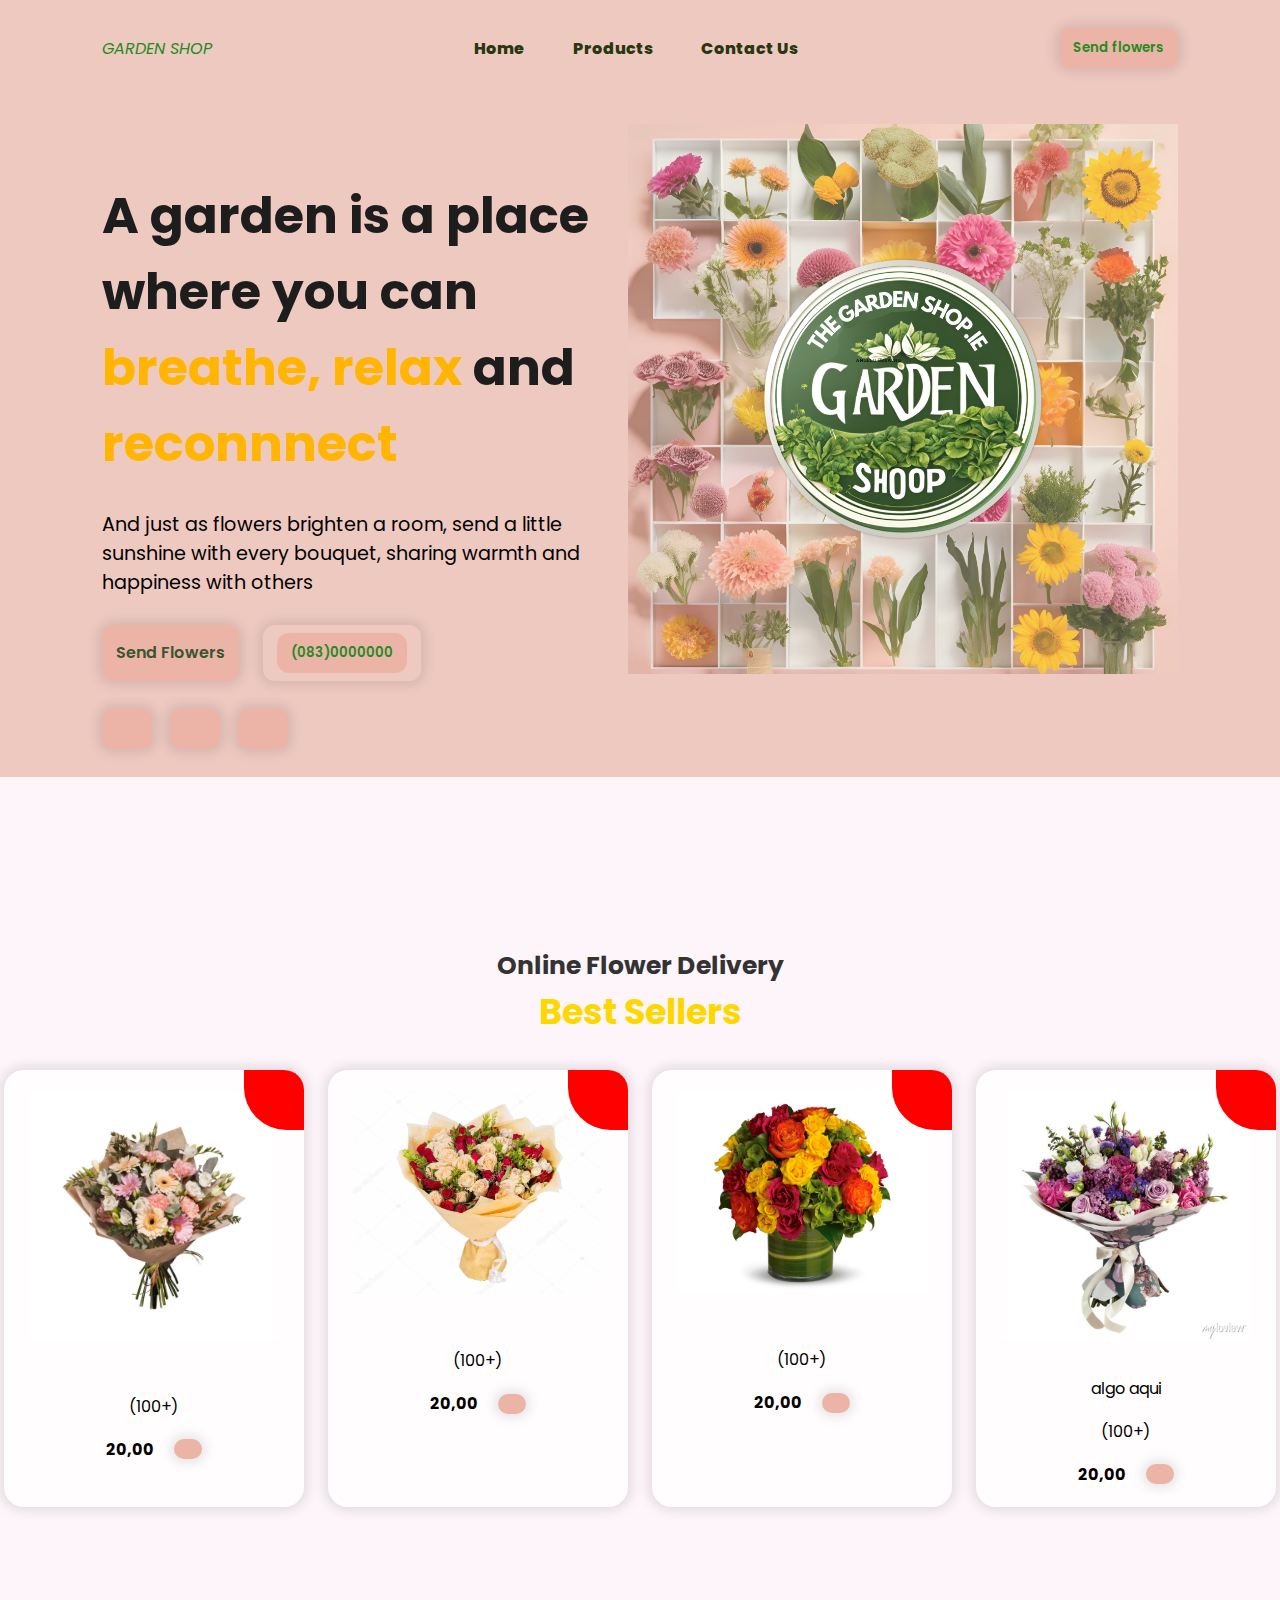
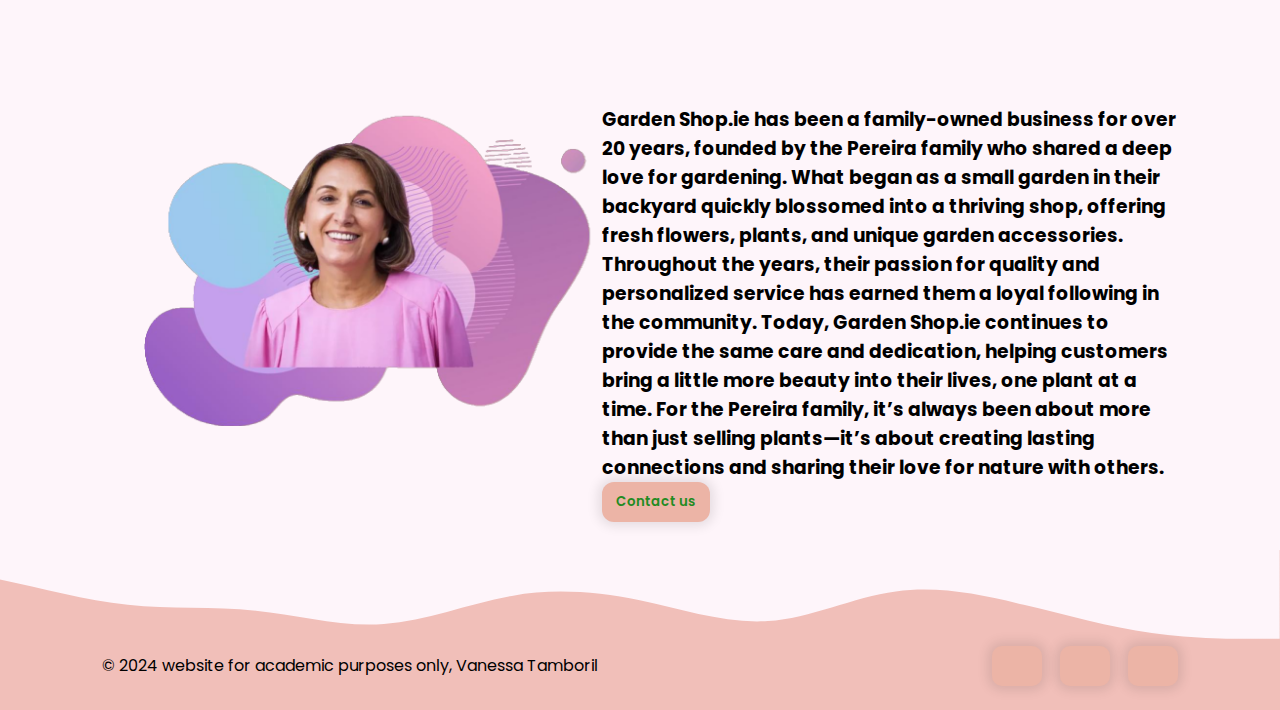
<file: index.html>
<!DOCTYPE html>
<html lang="en">
    <head>
        <meta charset="UTF-8">
        <meta name="viewport" content="width=device-width, initial-scale=1.0">
        <!--icones bonitinhos -->
        <link rel="stylesheet" href="https://cdnjs.cloudflare.com/ajax/libs/font-awesome/6.6.0/css/all.min.css" integrity="sha512-Kc323vGBEqzTmouAECnVceyQqyqdsSiqLQISBL29aUW4U/M7pSPA/gEUZQqv1cwx4OnYxTxve5UMg5GT6L4JJg==" crossorigin="anonymous" referrerpolicy="no-referrer" />
        <link rel="stylesheet" href="./src/css/stylee.css">
        <link rel="stylesheet" href="./src/css/catalogo.css">
        <!--jquery cdn-->
        <script src="https://cdnjs.cloudflare.com/ajax/libs/jquery/3.7.1/jquery.min.js" integrity="sha512-v2CJ7UaYy4JwqLDIrZUI/4hqeoQieOmAZNXBeQyjo21dadnwR+8ZaIJVT8EE2iyI61OV8e6M8PP2/4hpQINQ/g==" crossorigin="anonymous" referrerpolicy="no-referrer"></script>
        <title>Garden Shop.ie</title>
    </head>
    <body>
        <!--barra do navegador-->
        <header>
            <div class = "above">
            <nav id = "navbar">
                <i class="fa-solid fa-fan" id="nav-logo"> GARDEN  SHOP</i>
                <ul id = "nav-list">
                    <li class = "nav-item ">
                    <a href="./index.html"> Home </a> 
                    </li>   
                    <li class = "nav-item">
                    <a href="./products.html"> Products </a> 
                    </li>
                    <li class = "nav-item"> 
                    <a href="./contact.html"> Contact Us </a> 
                    </li>
                </ul>
                <button class="btn-default">
                    Send flowers
                </button>

                <button id = "mobile-btn"> <!--botao do menu lateral para celular-->
                    <i class="fa-solid fa-bars"></i>
                </button>
            </nav> <!--fim da barra vanegadora-->
          
            <div id="mobile-menu"> <!--menu para celular-->
                <ul id = "mobile-nav-list" >
                    <li class = "nav-item">
                    <a href="./index.html"> Home </a> 
                    </li>   

                    <li class = "nav-item">
                    <a href="./products.html"> Products </a> 
                    </li>

                    <li class = "nav-item"> 
                    <a href="./contact.html"> Contack Us </a> 
                    </li>
                </ul>
                <button class="btn-default">
                    Send Flowers
                </button>
            </div> <!--fim do menu para celular -->
            </div>
        </header>
        
       <!--meio da pagina -->
       <main id = "content" >
            
            <section id="home">
                <div class = "shape"></div>
                <div id="text">
                    <h1 class="title" style="font-size: 50px;">
                        A garden is a place where you can <span>breathe,</span> <span>relax</span> and <span>reconnnect</span>
                    </h1>
                    <p class=" description" >
                        And just as flowers brighten a room, send a little sunshine with every bouquet, sharing warmth and happiness with others
                    </p>
                    <div id="ct-buttons">
                        <a href="#" class=" btn-default">
                            Send Flowers
                        </a>
                        <a href="tel+00000000" id ="btn-phone">
                            <button class=" btn-default">
                                <i class="fa-solid fa-phone"></i> </i>
                                (083)0000000
                            </button>
                            </a>
                    </div>

                    <div class="social-midia-btn">
                        <a href="">
                            <i class = "fa-brands fa-whatsapp"></i>
                        </a>
                        <a href="">
                            <i class = "fa-brands fa-instagram"></i>
                        </a>
                        <a href="">
                            <i class = "fa-brands fa-facebook"></i>
                        </a>
                    </div>
                </div>


                <div id="banne">
                    <img src="./src/imagem/homepag.png" width="550px" >
                    
                </div>
            </section>
            <section id = "catalogo">
                <h2 class = "section-title">Online Flower Delivery </h2>
                <h3 class="section-subtitle"> Best Sellers </h3>
                <div id="products">
                    <div class = "flowers">
                        <div class=" flowers-heart">
                            <i class="fa-solid fa-heart "></i>
                        </div>

                        <img src="./src/imagem/cat1.jpg" class="flowers-img" width="250px" >
                        <h3 class = "flowers-title"></h3>
                        <span class = "flowers-description"></span> 
                        <div class=" flowers-rate">
                            <i class="fa-solid fa-star"></i>
                            <i class="fa-solid fa-star"></i>
                            <i class="fa-solid fa-star"></i>
                            <i class="fa-solid fa-star"></i>
                            <i class="fa-solid fa-star"></i>
                        <span>(100+)</span>
                        </div>
                        <div class="flowers-price">
                            <h4>20,00</h4>
                            <button class = "btn-default">
                            <i class="fa-solid fa-basket-shopping "></i> </button>
                        </div>
                    </div>
                    <div class = "flowers">
                        <div class=" flowers-heart">
                            <i class="fa-solid fa-heart "></i>
                        </div>

                        <img src="./src/imagem/cat2.jpg" class="flowers-img" width="250px"  >
                        <h3 class = "flowers-title"></h3>
                        <span class = "flowers-description"></span> 
                        <div class=" flowers-rate">
                            <i class="fa-solid fa-star"></i>
                            <i class="fa-solid fa-star"></i>
                            <i class="fa-solid fa-star"></i>
                            <i class="fa-solid fa-star"></i>
                            <i class="fa-solid fa-star"></i>
                        <span>(100+)</span>
                        </div>
                        <div class="flowers-price">
                            <h4>20,00</h4>
                            <button class = "btn-default">
                            <i class="fa-solid fa-basket-shopping "></i> </button>
                        </div>

                        
                    </div>
                    <div class = "flowers">
                        <div class=" flowers-heart">
                            <i class="fa-solid fa-heart "></i>
                        </div>

                        <img src="./src/imagem/cat3.jpg" class="flowers-img" width="250px"  >
                        <h3 class = "flowers-title"></h3>
                        <span class = "flowers-description"></span> 
                        <div class=" flowers-rate">
                            <i class="fa-solid fa-star"></i>
                            <i class="fa-solid fa-star"></i>
                            <i class="fa-solid fa-star"></i>
                            <i class="fa-solid fa-star"></i>
                            <i class="fa-solid fa-star"></i>
                        <span>(100+)</span>
                        </div>
                        <div class="flowers-price">
                            <h4>20,00</h4>
                            <button class = "btn-default">
                            <i class="fa-solid fa-basket-shopping "></i> </button>
                        </div>

                        
                    </div>
                    <div class = "flowers">
                        <div class="flowers-heart">
                            <i class="fa-solid fa-heart "></i>
                        </div>
                        <img src="./src/imagem/cat4.jpg" class="flowers-img" width="250px" >
                        <h3 class = "flowers-title"></h3>
                        <span class = "flowers-description"> algo aqui</span> 
                        <div class=" flowers-rate">
                            <i class="fa-solid fa-star"></i>
                            <i class="fa-solid fa-star"></i>
                            <i class="fa-solid fa-star"></i>
                            <i class="fa-solid fa-star"></i>
                            <i class="fa-solid fa-star"></i>
                        <span>(100+)</span>
                        </div>
                        <div class="flowers-price">
                            <h4>20,00</h4>
                            <button class = "btn-default">
                            <i class="fa-solid fa-basket-shopping "></i> 
                            </button>
                        </div>
                    </div>
                </div> 
            </section>
            <section id= "about-us"> 
                <div id ="img-ower">
                    <img src="./src/imagem/ower.PNG" width="500px">
                </div>

                <div class = "text-about-us">
                    <h3>
                        Garden Shop.ie has been a family-owned business for over 20 years, founded by the Pereira family who shared a deep love for gardening. What began as a small garden in their backyard quickly blossomed into a thriving shop, offering fresh flowers, plants, and unique garden accessories. Throughout the years, their passion for quality and personalized service has earned them a loyal following in the community. Today, Garden Shop.ie continues to provide the same care and dedication, helping customers bring a little more beauty into their lives, one plant at a time. For the Pereira family, it’s always been about more than just selling plants—it’s about creating lasting connections and sharing their love for nature with others.
                    </h3>
                    <button class ="btn-default">
                        Contact us
                    </button>
                </div>
            </section>
       </main>

       <footer>
        <img src="./src/imagem/wave.svg" >
        <div id="footer-itens">
            <span id="copyright">
                &copy 2024 website for academic purposes only, Vanessa Tamboril
            </span>
            <div class="social-midia-btn">
                <a href="">
                    <i class = "fa-brands fa-whatsapp"></i>
                </a>
                <a href="">
                    <i class = "fa-brands fa-instagram"></i>
                </a>
                <a href="">
                    <i class = "fa-brands fa-facebook"></i>
                </a>
            </div>
        </div>

       </footer>
       


       <!--fim do meio da pagina -->
        
        
        
        <!--javascript-->
        <script src="src/js/script.js"></script>
    </body>
 </html>
</file>
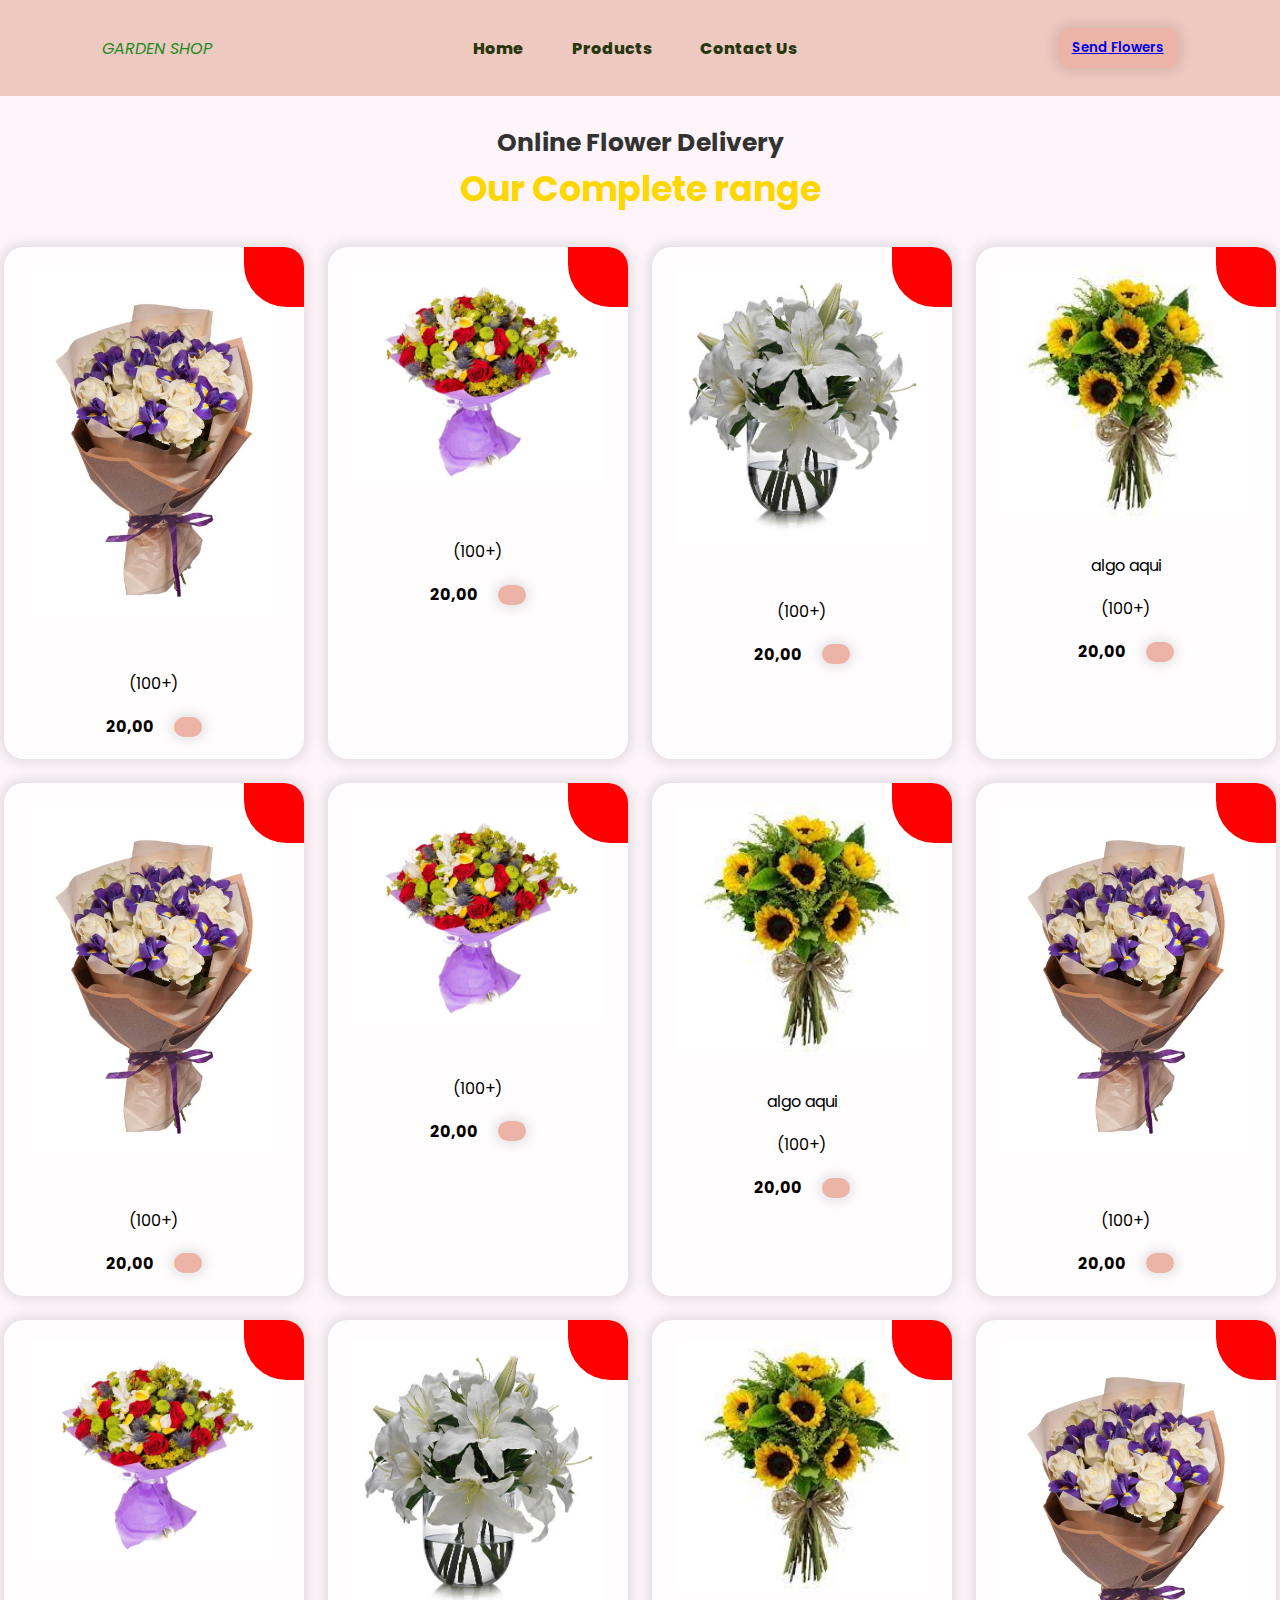
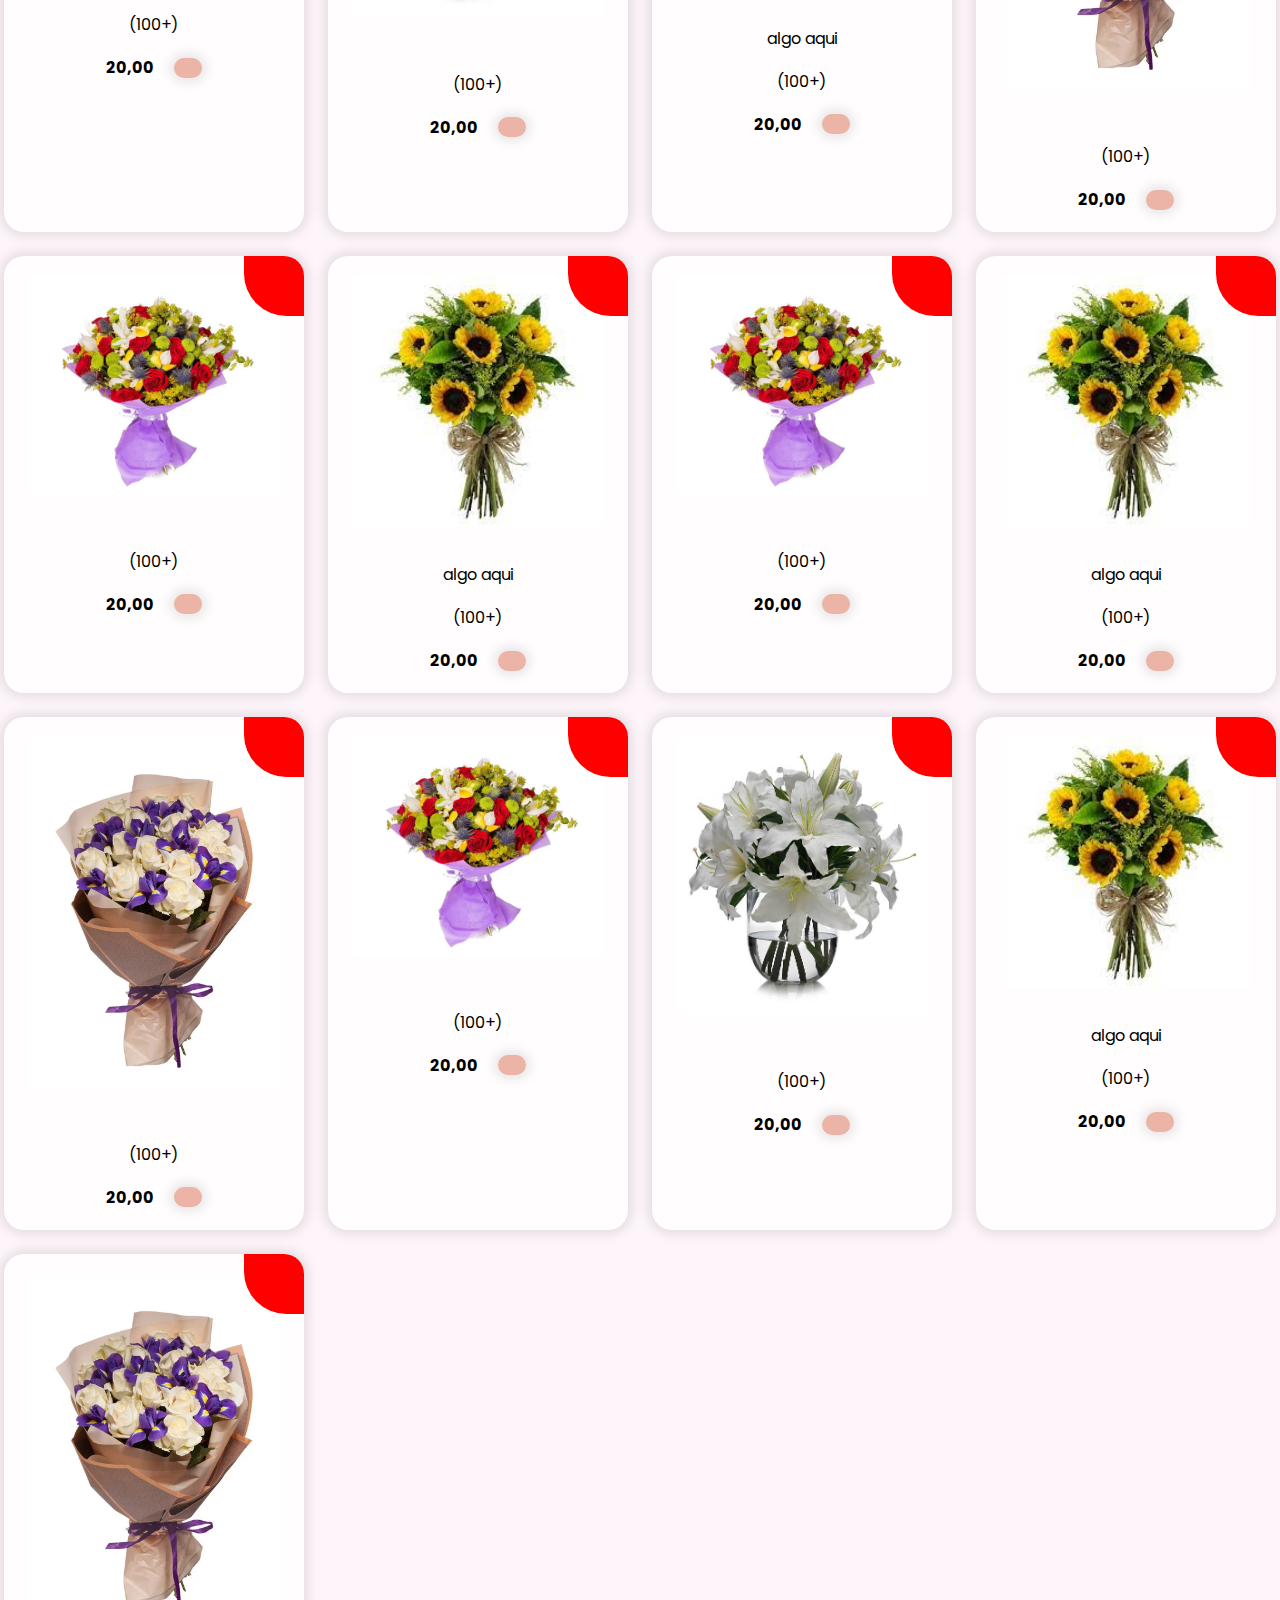
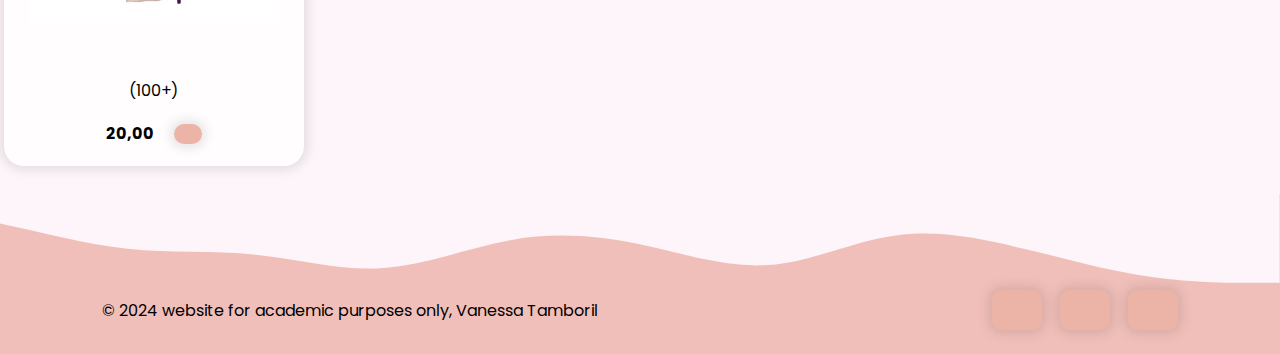
<file: products.html>
<!DOCTYPE html>
<html lang="en">
<head>
    <meta charset="UTF-8">
    <meta name="viewport" content="width=device-width, initial-scale=1.0">
    <link rel="stylesheet" href="https://cdnjs.cloudflare.com/ajax/libs/font-awesome/6.6.0/css/all.min.css" integrity="sha512-Kc323vGBEqzTmouAECnVceyQqyqdsSiqLQISBL29aUW4U/M7pSPA/gEUZQqv1cwx4OnYxTxve5UMg5GT6L4JJg==" crossorigin="anonymous" referrerpolicy="no-referrer" />
    <link rel="stylesheet" href="./src/css/stylee.css">
    <link rel="stylesheet" href="./src/css/products.css">
    <link rel="stylesheet" href="./src/css/footer.css">
    <title> Garden Shop.ie </Shop></title>
    
</head>
<body>
    <header>
        <div class = "above">
        <nav id = "navbar">
            <i class="fa-solid fa-fan" id="nav-logo"> GARDEN  SHOP</i>
            <ul id = "nav-list">
                <li class = "nav-item">
                <a href="./index.html"> Home </a> 
                </li>   
                <li class = "nav-item">
                <a href="./products.html"> Products </a> 
                </li>
                <li class = "nav-item"> 
                <a href="./contact.html"> Contact Us </a> 
                </li>
            </ul>
            <button class="btn-default" >
                <a href="./products.html">Send Flowers</a>
            </button>

            <button id = "mobile-btn"> <!--botao do menu lateral para celular-->
                <i class="fa-solid fa-bars"></i>
            </button>
        </nav> <!--fim da barra vanegadora-->
      
        <div id="mobile-menu"> <!--menu para celular-->
            <ul id = "mobile-nav-list" >
                <li class = "nav-item">
                <a href="./index.html"> Home </a> 
                </li>   

                <li class = "nav-item">
                <a href="./products.html"> Products </a> 
                </li>

                <li class = "nav-item"> 
                <a href="./contact.html"> Contato </a> 
                </li>
            </ul>
            <button class="btn-default" >
                <a href="./products.html">Send Flowers</a>
               
            </button>
        </div> <!--fim do menu para celular -->
        </div>
    </header>
    <main>
        

        <section id = "catalogo">
            <h2 class = "section-title">Online Flower Delivery </h2>
            <h3 class="section-subtitle"> Our Complete range </h3>
            <div id="products">
                <div class = "flowers">
                    <div class=" flowers-heart">
                        <i class="fa-solid fa-heart "></i>
                    </div>

                    <img src="./src/imagem/cat5.jpg" class="flowers-img" width="250px" >
                    <h3 class = "flowers-title"></h3>
                    <span class = "flowers-description"></span> 
                    <div class=" flowers-rate">
                        <i class="fa-solid fa-star"></i>
                        <i class="fa-solid fa-star"></i>
                        <i class="fa-solid fa-star"></i>
                        <i class="fa-solid fa-star"></i>
                        <i class="fa-solid fa-star"></i>
                    <span>(100+)</span>
                    </div>
                    <div class="flowers-price">
                        <h4>20,00</h4>
                        <button class = "btn-default">
                        <i class="fa-solid fa-basket-shopping "></i> </button>
                    </div>
                </div>
                <div class = "flowers">
                    <div class=" flowers-heart">
                        <i class="fa-solid fa-heart "></i>
                    </div>

                    <img src="./src/imagem/cat6.jpg" class="flowers-img" width="250px"  >
                    <h3 class = "flowers-title"></h3>
                    <span class = "flowers-description"></span> 
                    <div class=" flowers-rate">
                        <i class="fa-solid fa-star"></i>
                        <i class="fa-solid fa-star"></i>
                        <i class="fa-solid fa-star"></i>
                        <i class="fa-solid fa-star"></i>
                        <i class="fa-solid fa-star"></i>
                    <span>(100+)</span>
                    </div>
                    <div class="flowers-price">
                        <h4>20,00</h4>
                        <button class = "btn-default">
                        <i class="fa-solid fa-basket-shopping "></i> </button>
                    </div>

                    
                </div>
                <div class = "flowers">
                    <div class=" flowers-heart">
                        <i class="fa-solid fa-heart "></i>
                    </div>

                    <img src="./src/imagem/cat7.jpg" class="flowers-img" width="250px"  >
                    <h3 class = "flowers-title"></h3>
                    <span class = "flowers-description"></span> 
                    <div class=" flowers-rate">
                        <i class="fa-solid fa-star"></i>
                        <i class="fa-solid fa-star"></i>
                        <i class="fa-solid fa-star"></i>
                        <i class="fa-solid fa-star"></i>
                        <i class="fa-solid fa-star"></i>
                    <span>(100+)</span>
                    </div>
                    <div class="flowers-price">
                        <h4>20,00</h4>
                        <button class = "btn-default">
                        <i class="fa-solid fa-basket-shopping "></i> </button>
                    </div>

                    
                </div>
                <div class = "flowers">
                    <div class="flowers-heart">
                        <i class="fa-solid fa-heart "></i>
                    </div>
                    <img src="./src/imagem/cat8.jpg" class="flowers-img" width="250px" >
                    <h3 class = "flowers-title"></h3>
                    <span class = "flowers-description"> algo aqui</span> 
                    <div class=" flowers-rate">
                        <i class="fa-solid fa-star"></i>
                        <i class="fa-solid fa-star"></i>
                        <i class="fa-solid fa-star"></i>
                        <i class="fa-solid fa-star"></i>
                        <i class="fa-solid fa-star"></i>
                    <span>(100+)</span>
                    </div>
                    <div class="flowers-price">
                        <h4>20,00</h4>
                        <button class = "btn-default">
                        <i class="fa-solid fa-basket-shopping "></i> 
                        </button>
                    </div>
                </div>    
                <div class = "flowers">
                    <div class=" flowers-heart">
                        <i class="fa-solid fa-heart "></i>
                    </div>

                    <img src="./src/imagem/cat5.jpg" class="flowers-img" width="250px" >
                    <h3 class = "flowers-title"></h3>
                    <span class = "flowers-description"></span> 
                    <div class=" flowers-rate">
                        <i class="fa-solid fa-star"></i>
                        <i class="fa-solid fa-star"></i>
                        <i class="fa-solid fa-star"></i>
                        <i class="fa-solid fa-star"></i>
                        <i class="fa-solid fa-star"></i>
                    <span>(100+)</span>
                    </div>
                    <div class="flowers-price">
                        <h4>20,00</h4>
                        <button class = "btn-default">
                        <i class="fa-solid fa-basket-shopping "></i> </button>
                    </div>
                </div>
                <div class = "flowers">
                    <div class=" flowers-heart">
                        <i class="fa-solid fa-heart "></i>
                    </div>

                    <img src="./src/imagem/cat6.jpg" class="flowers-img" width="250px"  >
                    <h3 class = "flowers-title"></h3>
                    <span class = "flowers-description"></span> 
                    <div class=" flowers-rate">
                        <i class="fa-solid fa-star"></i>
                        <i class="fa-solid fa-star"></i>
                        <i class="fa-solid fa-star"></i>
                        <i class="fa-solid fa-star"></i>
                        <i class="fa-solid fa-star"></i>
                    <span>(100+)</span>
                    </div>
                    <div class="flowers-price">
                        <h4>20,00</h4>
                        <button class = "btn-default">
                        <i class="fa-solid fa-basket-shopping "></i> </button>
                    </div>

                    
                </div>
                <div class = "flowers">
                    <div class="flowers-heart">
                        <i class="fa-solid fa-heart "></i>
                    </div>
                    <img src="./src/imagem/cat8.jpg" class="flowers-img" width="250px" >
                    <h3 class = "flowers-title"></h3>
                    <span class = "flowers-description"> algo aqui</span> 
                    <div class=" flowers-rate">
                        <i class="fa-solid fa-star"></i>
                        <i class="fa-solid fa-star"></i>
                        <i class="fa-solid fa-star"></i>
                        <i class="fa-solid fa-star"></i>
                        <i class="fa-solid fa-star"></i>
                    <span>(100+)</span>
                    </div>
                    <div class="flowers-price">
                        <h4>20,00</h4>
                        <button class = "btn-default">
                        <i class="fa-solid fa-basket-shopping "></i> 
                        </button>
                    </div>
                </div>
                <div class = "flowers">
                    <div class=" flowers-heart">
                        <i class="fa-solid fa-heart "></i>
                    </div>

                    <img src="./src/imagem/cat5.jpg" class="flowers-img" width="250px" >
                    <h3 class = "flowers-title"></h3>
                    <span class = "flowers-description"></span> 
                    <div class=" flowers-rate">
                        <i class="fa-solid fa-star"></i>
                        <i class="fa-solid fa-star"></i>
                        <i class="fa-solid fa-star"></i>
                        <i class="fa-solid fa-star"></i>
                        <i class="fa-solid fa-star"></i>
                    <span>(100+)</span>
                    </div>
                    <div class="flowers-price">
                        <h4>20,00</h4>
                        <button class = "btn-default">
                        <i class="fa-solid fa-basket-shopping "></i> </button>
                    </div>
                </div>
                <div class = "flowers">
                    <div class=" flowers-heart">
                        <i class="fa-solid fa-heart "></i>
                    </div>

                    <img src="./src/imagem/cat6.jpg" class="flowers-img" width="250px"  >
                    <h3 class = "flowers-title"></h3>
                    <span class = "flowers-description"></span> 
                    <div class=" flowers-rate">
                        <i class="fa-solid fa-star"></i>
                        <i class="fa-solid fa-star"></i>
                        <i class="fa-solid fa-star"></i>
                        <i class="fa-solid fa-star"></i>
                        <i class="fa-solid fa-star"></i>
                    <span>(100+)</span>
                    </div>
                    <div class="flowers-price">
                        <h4>20,00</h4>
                        <button class = "btn-default">
                        <i class="fa-solid fa-basket-shopping "></i> </button>
                    </div>

                    
                </div>
                <div class = "flowers">
                    <div class=" flowers-heart">
                        <i class="fa-solid fa-heart "></i>
                    </div>

                    <img src="./src/imagem/cat7.jpg" class="flowers-img" width="250px"  >
                    <h3 class = "flowers-title"></h3>
                    <span class = "flowers-description"></span> 
                    <div class=" flowers-rate">
                        <i class="fa-solid fa-star"></i>
                        <i class="fa-solid fa-star"></i>
                        <i class="fa-solid fa-star"></i>
                        <i class="fa-solid fa-star"></i>
                        <i class="fa-solid fa-star"></i>
                    <span>(100+)</span>
                    </div>
                    <div class="flowers-price">
                        <h4>20,00</h4>
                        <button class = "btn-default">
                        <i class="fa-solid fa-basket-shopping "></i> </button>
                    </div>

                    
                </div>
                <div class = "flowers">
                    <div class="flowers-heart">
                        <i class="fa-solid fa-heart "></i>
                    </div>
                    <img src="./src/imagem/cat8.jpg" class="flowers-img" width="250px" >
                    <h3 class = "flowers-title"></h3>
                    <span class = "flowers-description"> algo aqui</span> 
                    <div class=" flowers-rate">
                        <i class="fa-solid fa-star"></i>
                        <i class="fa-solid fa-star"></i>
                        <i class="fa-solid fa-star"></i>
                        <i class="fa-solid fa-star"></i>
                        <i class="fa-solid fa-star"></i>
                    <span>(100+)</span>
                    </div>
                    <div class="flowers-price">
                        <h4>20,00</h4>
                        <button class = "btn-default">
                        <i class="fa-solid fa-basket-shopping "></i> 
                        </button>
                    </div>
                </div>
                <div class = "flowers">
                    <div class=" flowers-heart">
                        <i class="fa-solid fa-heart "></i>
                    </div>

                    <img src="./src/imagem/cat5.jpg" class="flowers-img" width="250px" >
                    <h3 class = "flowers-title"></h3>
                    <span class = "flowers-description"></span> 
                    <div class=" flowers-rate">
                        <i class="fa-solid fa-star"></i>
                        <i class="fa-solid fa-star"></i>
                        <i class="fa-solid fa-star"></i>
                        <i class="fa-solid fa-star"></i>
                        <i class="fa-solid fa-star"></i>
                    <span>(100+)</span>
                    </div>
                    <div class="flowers-price">
                        <h4>20,00</h4>
                        <button class = "btn-default">
                        <i class="fa-solid fa-basket-shopping "></i> </button>
                    </div>
                </div>
                <div class = "flowers">
                    <div class=" flowers-heart">
                        <i class="fa-solid fa-heart "></i>
                    </div>

                    <img src="./src/imagem/cat6.jpg" class="flowers-img" width="250px"  >
                    <h3 class = "flowers-title"></h3>
                    <span class = "flowers-description"></span> 
                    <div class=" flowers-rate">
                        <i class="fa-solid fa-star"></i>
                        <i class="fa-solid fa-star"></i>
                        <i class="fa-solid fa-star"></i>
                        <i class="fa-solid fa-star"></i>
                        <i class="fa-solid fa-star"></i>
                    <span>(100+)</span>
                    </div>
                    <div class="flowers-price">
                        <h4>20,00</h4>
                        <button class = "btn-default">
                        <i class="fa-solid fa-basket-shopping "></i> </button>
                    </div>

                    
                </div>   
                <div class = "flowers">
                    <div class="flowers-heart">
                        <i class="fa-solid fa-heart "></i>
                    </div>
                    <img src="./src/imagem/cat8.jpg" class="flowers-img" width="250px" >
                    <h3 class = "flowers-title"></h3>
                    <span class = "flowers-description"> algo aqui</span> 
                    <div class=" flowers-rate">
                        <i class="fa-solid fa-star"></i>
                        <i class="fa-solid fa-star"></i>
                        <i class="fa-solid fa-star"></i>
                        <i class="fa-solid fa-star"></i>
                        <i class="fa-solid fa-star"></i>
                    <span>(100+)</span>
                    </div>
                    <div class="flowers-price">
                        <h4>20,00</h4>
                        <button class = "btn-default">
                        <i class="fa-solid fa-basket-shopping "></i> 
                        </button>
                    </div>
                </div>
                <div class = "flowers">
                    <div class=" flowers-heart">
                        <i class="fa-solid fa-heart "></i>
                    </div>

                    <img src="./src/imagem/cat6.jpg" class="flowers-img" width="250px"  >
                    <h3 class = "flowers-title"></h3>
                    <span class = "flowers-description"></span> 
                    <div class=" flowers-rate">
                        <i class="fa-solid fa-star"></i>
                        <i class="fa-solid fa-star"></i>
                        <i class="fa-solid fa-star"></i>
                        <i class="fa-solid fa-star"></i>
                        <i class="fa-solid fa-star"></i>
                    <span>(100+)</span>
                    </div>
                    <div class="flowers-price">
                        <h4>20,00</h4>
                        <button class = "btn-default">
                        <i class="fa-solid fa-basket-shopping "></i> </button>
                    </div>

                    
                </div>
                <div class = "flowers">
                    <div class="flowers-heart">
                        <i class="fa-solid fa-heart "></i>
                    </div>
                    <img src="./src/imagem/cat8.jpg" class="flowers-img" width="250px" >
                    <h3 class = "flowers-title"></h3>
                    <span class = "flowers-description"> algo aqui</span> 
                    <div class=" flowers-rate">
                        <i class="fa-solid fa-star"></i>
                        <i class="fa-solid fa-star"></i>
                        <i class="fa-solid fa-star"></i>
                        <i class="fa-solid fa-star"></i>
                        <i class="fa-solid fa-star"></i>
                    <span>(100+)</span>
                    </div>
                    <div class="flowers-price">
                        <h4>20,00</h4>
                        <button class = "btn-default">
                        <i class="fa-solid fa-basket-shopping "></i> 
                        </button>
                    </div>
                </div>
                <div class = "flowers">
                    <div class=" flowers-heart">
                        <i class="fa-solid fa-heart "></i>
                    </div>

                    <img src="./src/imagem/cat5.jpg" class="flowers-img" width="250px" >
                    <h3 class = "flowers-title"></h3>
                    <span class = "flowers-description"></span> 
                    <div class=" flowers-rate">
                        <i class="fa-solid fa-star"></i>
                        <i class="fa-solid fa-star"></i>
                        <i class="fa-solid fa-star"></i>
                        <i class="fa-solid fa-star"></i>
                        <i class="fa-solid fa-star"></i>
                    <span>(100+)</span>
                    </div>
                    <div class="flowers-price">
                        <h4>20,00</h4>
                        <button class = "btn-default">
                        <i class="fa-solid fa-basket-shopping "></i> </button>
                    </div>
                </div>
                <div class = "flowers">
                    <div class=" flowers-heart">
                        <i class="fa-solid fa-heart "></i>
                    </div>

                    <img src="./src/imagem/cat6.jpg" class="flowers-img" width="250px"  >
                    <h3 class = "flowers-title"></h3>
                    <span class = "flowers-description"></span> 
                    <div class=" flowers-rate">
                        <i class="fa-solid fa-star"></i>
                        <i class="fa-solid fa-star"></i>
                        <i class="fa-solid fa-star"></i>
                        <i class="fa-solid fa-star"></i>
                        <i class="fa-solid fa-star"></i>
                    <span>(100+)</span>
                    </div>
                    <div class="flowers-price">
                        <h4>20,00</h4>
                        <button class = "btn-default">
                        <i class="fa-solid fa-basket-shopping "></i> </button>
                    </div>

                    
                </div>
                <div class = "flowers">
                    <div class=" flowers-heart">
                        <i class="fa-solid fa-heart "></i>
                    </div>

                    <img src="./src/imagem/cat7.jpg" class="flowers-img" width="250px"  >
                    <h3 class = "flowers-title"></h3>
                    <span class = "flowers-description"></span> 
                    <div class=" flowers-rate">
                        <i class="fa-solid fa-star"></i>
                        <i class="fa-solid fa-star"></i>
                        <i class="fa-solid fa-star"></i>
                        <i class="fa-solid fa-star"></i>
                        <i class="fa-solid fa-star"></i>
                    <span>(100+)</span>
                    </div>
                    <div class="flowers-price">
                        <h4>20,00</h4>
                        <button class = "btn-default">
                        <i class="fa-solid fa-basket-shopping "></i> </button>
                    </div>

                    
                </div>
                <div class = "flowers">
                    <div class="flowers-heart">
                        <i class="fa-solid fa-heart "></i>
                    </div>
                    <img src="./src/imagem/cat8.jpg" class="flowers-img" width="250px" >
                    <h3 class = "flowers-title"></h3>
                    <span class = "flowers-description"> algo aqui</span> 
                    <div class=" flowers-rate">
                        <i class="fa-solid fa-star"></i>
                        <i class="fa-solid fa-star"></i>
                        <i class="fa-solid fa-star"></i>
                        <i class="fa-solid fa-star"></i>
                        <i class="fa-solid fa-star"></i>
                    <span>(100+)</span>
                    </div>
                    <div class="flowers-price">
                        <h4>20,00</h4>
                        <button class = "btn-default">
                        <i class="fa-solid fa-basket-shopping "></i> 
                        </button>
                    </div>
                </div>
                <div class = "flowers">
                    <div class=" flowers-heart">
                        <i class="fa-solid fa-heart "></i>
                    </div>

                    <img src="./src/imagem/cat5.jpg" class="flowers-img" width="250px" >
                    <h3 class = "flowers-title"></h3>
                    <span class = "flowers-description"></span> 
                    <div class=" flowers-rate">
                        <i class="fa-solid fa-star"></i>
                        <i class="fa-solid fa-star"></i>
                        <i class="fa-solid fa-star"></i>
                        <i class="fa-solid fa-star"></i>
                        <i class="fa-solid fa-star"></i>
                    <span>(100+)</span>
                    </div>
                    <div class="flowers-price">
                        <h4>20,00</h4>
                        <button class = "btn-default">
                        <i class="fa-solid fa-basket-shopping "></i> </button>
                    </div>
                </div>
                
            </div> 
        </section>
    </main>
    <footer>
        <img src="./src/imagem/wave.svg" >
        <div id="footer-itens">
            <span id="copyright">
                &copy 2024 website for academic purposes only, Vanessa Tamboril
            </span>
            <div class="social-midia-btn">
                <a href="">
                    <i class = "fa-brands fa-whatsapp"></i>
                </a>
                <a href="">
                    <i class = "fa-brands fa-instagram"></i>
                </a>
                <a href="">
                    <i class = "fa-brands fa-facebook"></i>
                </a>
            </div>
        </div>

       </footer>
</body>
</html>
</file>
<file: src/css/stylee.css>
@import url('https://fonts.googleapis.com/css2?family=Libre+Baskerville:ital,wght@0,400;0,700;1,400&family=Poppins:ital,wght@0,100;0,200;0,300;0,400;0,500;0,600;0,700;0,800;0,900;1,100;1,200;1,300;1,400;1,500;1,600;1,700;1,800;1,900&family=Red+Hat+Display:ital,wght@0,300..900;1,300..900&display=swap');
@import url('aboutUs.css');
@import url('footer.css');
@import url('header.css');
@import url('home.css');

*{
    font-family: "Poppins", sans-serif;
    margin: 0;
    padding: 0;
    box-sizing: border-box;
}
/*cores do site */
header{
    background-color: #eec9c0;
}
#text{
    background-color: #eec9c0;
}
#home{
    background-color: #eec9c0;
}
#catalogo{
    background-color:  #fef5fa;
}
#about-us{
    background-color: #fef5fa;

}
section{
        width: 100%;
        padding: 28px 8%;
    
    }
.btn-default{
    border: none;
    display: flex;
    align-items: center;
    justify-content: center;
    background-color: #ecb4a6; 
    border-radius: 12px ;
    padding: 10px 14px;
    color :forestgreen;
    font-weight: 600;
    box-shadow: 0px 0px 12px 4px rgba(0,0,0,0.1);
    cursor: pointer;
    text-align: center;
    text-decoration: none;
}
.btn-default:hover{
     background-color: rgb(69, 180, 69)
     ;
}
/*botoes da midia*/
.social-midia-btn{
    display: flex;
    gap: 18px;
}
.social-midia-btn a {
    display: flex;
    align-items: center;
    justify-content: center;
    width: 50px;
    height: 40px;
    font-size: 4,25rem;
    background-color: #ecb4a6;
    font-size:  1,25rem;
    border-radius: 10px;
    text-decoration: none;
    color :forestgreen;
    box-shadow: 0px 0px 12px 4px rgba(0,0,0,0.1);
    cursor: pointer;
}
.section-title{
    color:#333333;
    font-size: 1.563rem;
}
.section-subtitle{
    color: #ffd700;
    font-size: 2.1875rem;
}
/*parte dos contatos */
</file>
<file: src/css/catalogo.css>
#catalogo{
    display: flex;
    flex-direction: column;
    align-items: column;
    justify-content: center;
    min-height: 100vh;
    text-align: center;
}

#products {
    width: 100%;
    display: flex;
    justify-content: center;
    gap: 24px;
    margin-top: 32px;
    
}
#products .flowers{
    display: flex;
    position: relative;
    flex-direction: column;
    align-items: center;
    border-radius: 20px;
    gap: 18px;
    width: 25%;
    padding: 20px;
    background-color: #fffdfe;
    box-shadow: 0px 0px 12px 4px rgba(0,0,0,0.1);
    cursor: pointer;
    overflow: hidden;
    max-width: 300px;
    min-width: 300px;
}
.flowers-heart{
    display: flex;
    position: absolute;
    background-color:red;
    align-items: center;
    justify-content: center;
    font-size: 1.563rem;
    color: #fffdfe;
    width: 70px;
    height:70px;
    top: -10px;
    right:-10px;
    border-radius: 0px 37.5px 0px 42.5px;
}
.flowers-rate i {
    color:rgb(211, 211, 15);
}
.flowers-price{
    display: flex;
    align-items: center;
    gap: 20px;
}


    @media screen and (max-width: 1170px){
    #products{
        display: flex;
        flex-wrap: wrap;
        justify-content: center;
    }
    .flowers{
        width: calc(70% - 12px);
        margin: 6px;
    }
    }
    @media screen and (max-width: 600px){
        .flowers{
            width: calc(100% - 12px);
            margin: 6px;
        }
    }
</file>
<file: src/css/products.css>
#catalogo{
    display: flex;
    flex-direction: column;
    align-items: column;
    justify-content: center;
    min-height: 100vh;
    text-align: center;
}

#products {
    display: grid;
    width: 100%;
    grid-template-columns: repeat(4,1fr); /*isto e pra fazer 4 fotos por um coluna */
    justify-content: center;
    gap: 24px;
    margin-top: 32px;
    
}
#products .flowers{
    display: flex;
    position: relative;
    flex-direction: column;
    align-items: center;
    border-radius: 20px;
    gap: 18px;
    width: 25%;
    padding: 20px;
    background-color: #fffdfe;
    box-shadow: 0px 0px 12px 4px rgba(0,0,0,0.1);
    cursor: pointer;
    overflow: hidden;
    max-width: 300px;
    min-width: 300px;
}
.flowers-heart{
    display: flex;
    position: absolute;
    background-color:red;
    align-items: center;
    justify-content: center;
    font-size: 1.563rem;
    color: #fffdfe;
    width: 70px;
    height:70px;
    top: -10px;
    right:-10px;
    border-radius: 0px 37.5px 0px 42.5px;
}
.flowers-rate i {
    color:rgb(211, 211, 15);
}
.flowers-price{
    display: flex;
    align-items: center;
    gap: 20px;
}


    @media screen and (max-width: 1170px){
    #products{
        display: flex;
        flex-wrap: wrap;
        justify-content: center;
    }
    .flowers{
        width: calc(70% - 12px);
        margin: 6px;
    }
    }
    @media screen and (max-width: 600px){
        .flowers{
            width: calc(100% - 12px);
            margin: 6px;
        }
    }
</file>
<file: src/css/footer.css>
footer{
    background-color: #f1bfb9 ;
}
#footer-itens{
    display: flex;
    justify-content:space-between;
    align-items: center;
    padding: 0px 8% 24px 8%;
}
#copyright{

}
@media screen and (max-width: 600px){
    #footer-itens{
        gap: 20px;
        flex-direction: column;
    }
}
</file>
